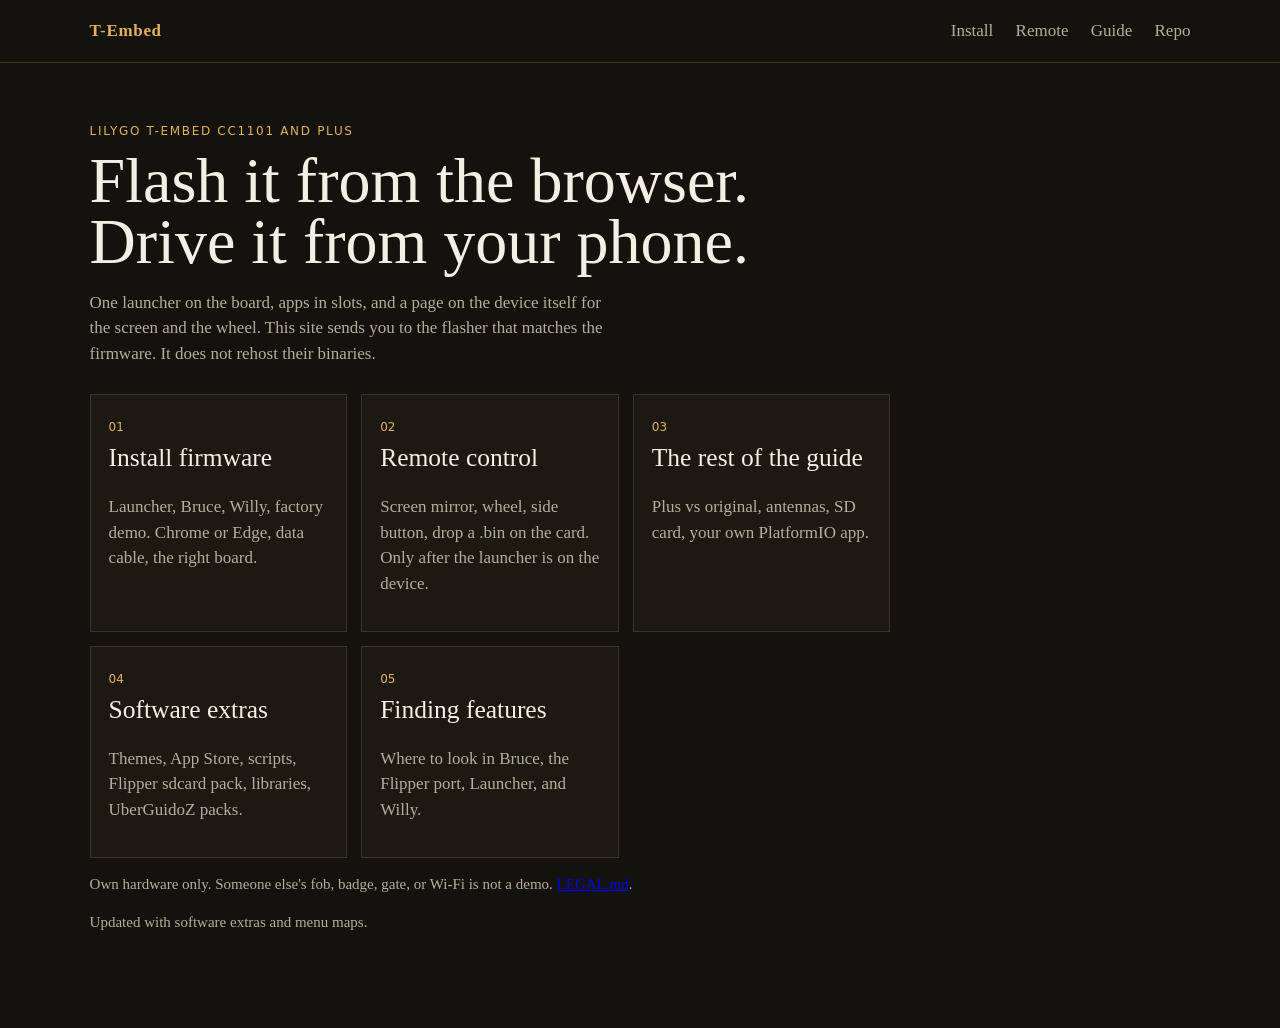
<file: docs/index.html>
<!DOCTYPE html>
<html lang="en">
<head>
<meta charset="utf-8">
<meta name="viewport" content="width=device-width, initial-scale=1">
<title>T-Embed CC1101 — install and remote</title>
<link rel="stylesheet" href="assets/site.css">
</head>
<body>
<header class="bar">
<a class="mark" href="index.html">T-Embed</a>
<nav>
<a href="install.html">Install</a>
<a href="remote.html">Remote</a>
<a href="13-need-to-know.md">Guide</a>
<a href="https://github.com/iinze0/t-embed-cc1101-guide">Repo</a>
</nav>
</header>
<main>
<p class="kicker">LilyGO T-Embed CC1101 and Plus</p>
<h1>Flash it from the browser. Drive it from your phone.</h1>
<p class="lead">One launcher on the board, apps in slots, and a page on the device itself for the screen and the wheel. This site sends you to the flasher that matches the firmware. It does not rehost their binaries.</p>
<div class="grid">
<a class="card" href="install.html">
<span>01</span>
<h2>Install firmware</h2>
<p>Launcher, Bruce, Willy, factory demo. Chrome or Edge, data cable, the right board.</p>
</a>
<a class="card" href="remote.html">
<span>02</span>
<h2>Remote control</h2>
<p>Screen mirror, wheel, side button, drop a .bin on the card. Only after the launcher is on the device.</p>
</a>
<a class="card" href="13-need-to-know.md">
<span>03</span>
<h2>The rest of the guide</h2>
<p>Plus vs original, antennas, SD card, your own PlatformIO app.</p>
</a>
<a class="card" href="14-software-extras.html">
<span>04</span>
<h2>Software extras</h2>
<p>Themes, App Store, scripts, Flipper sdcard pack, libraries, UberGuidoZ packs.</p>
</a>
<a class="card" href="15-finding-features.html">
<span>05</span>
<h2>Finding features</h2>
<p>Where to look in Bruce, the Flipper port, Launcher, and Willy.</p>
</a>
</div>
<p class="note">Own hardware only. Someone else's fob, badge, gate, or Wi-Fi is not a demo. <a href="../LEGAL.md">LEGAL.md</a>.</p>
<p class="note">Updated with software extras and menu maps.</p>
</main>
</body>
</html>
</file>
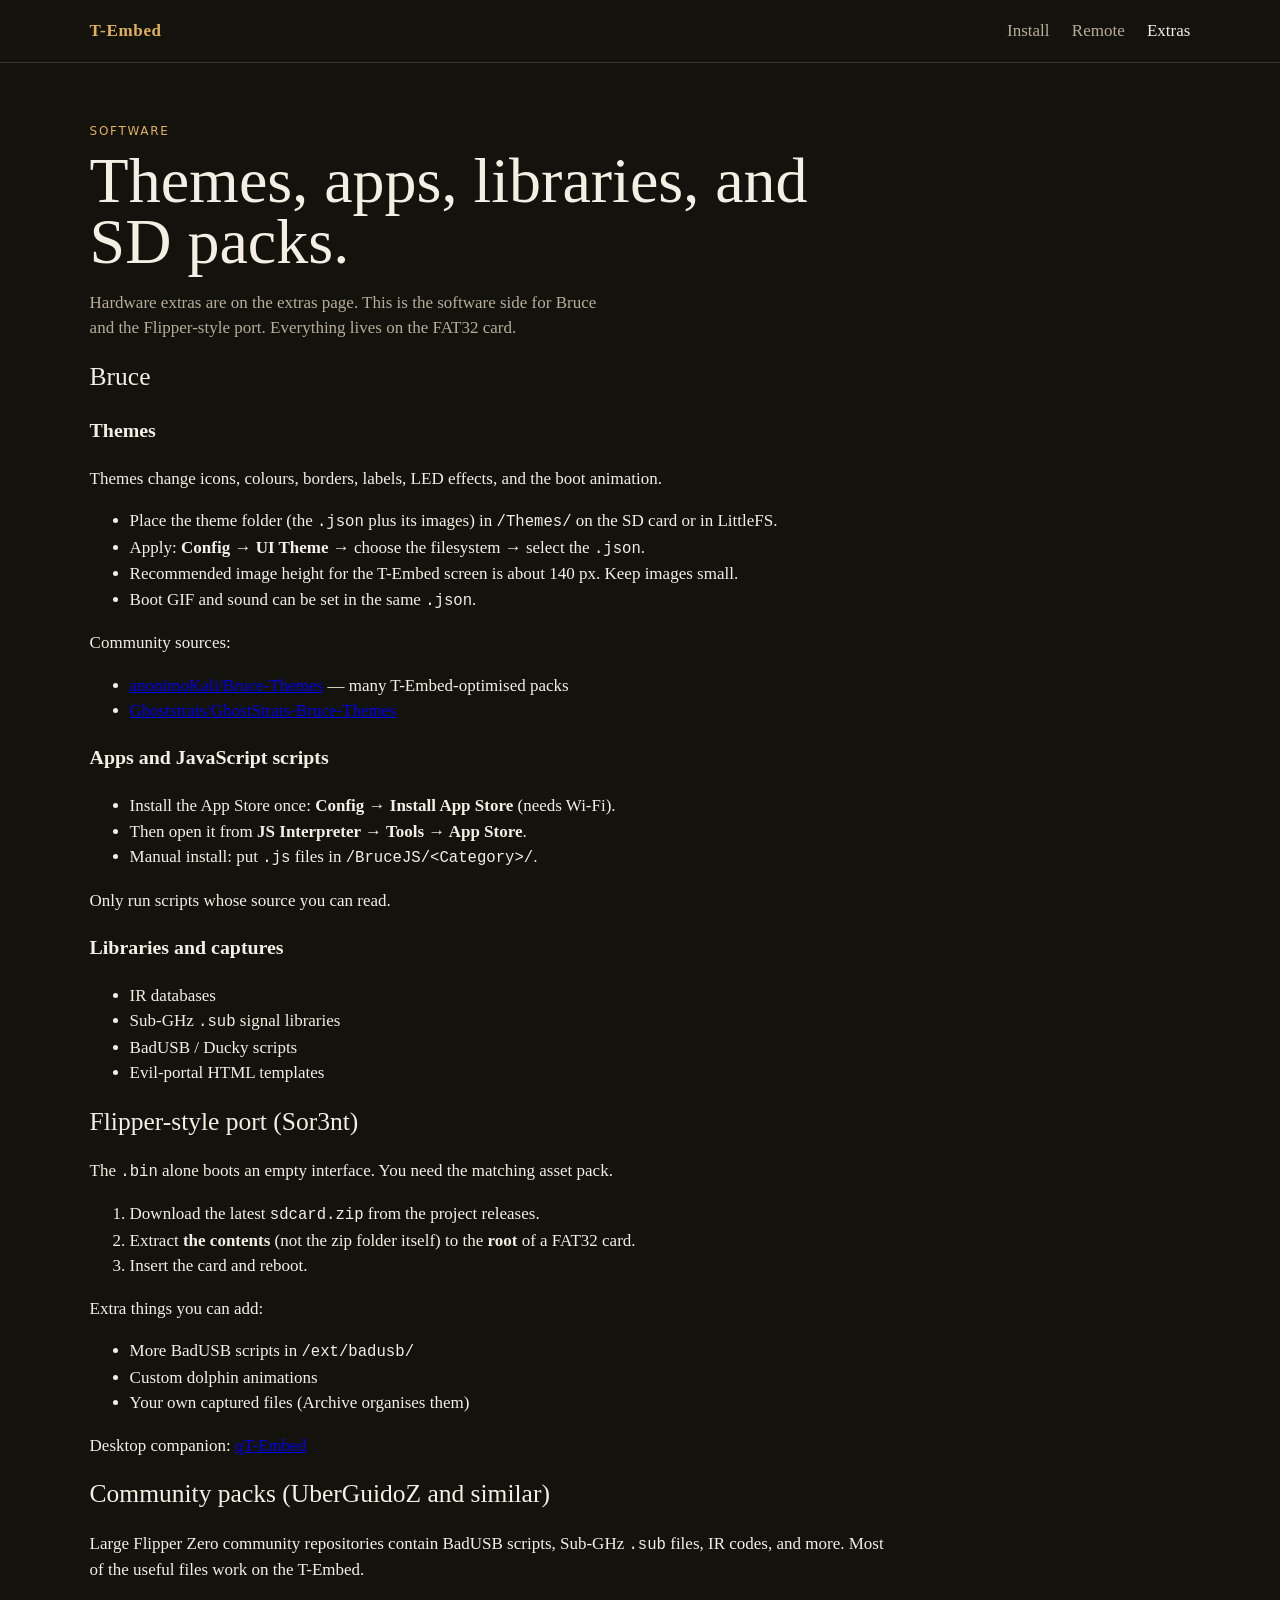
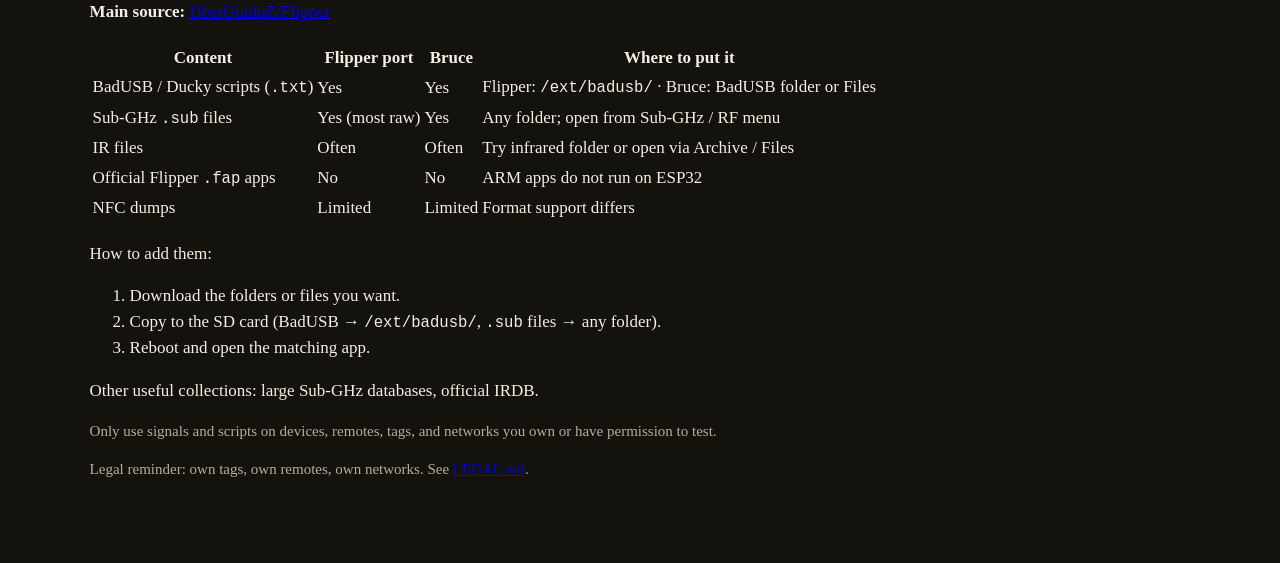
<file: docs/14-software-extras.html>
<!DOCTYPE html>
<html lang="en">
<head>
<meta charset="utf-8">
<meta name="viewport" content="width=device-width, initial-scale=1">
<title>Software extras — T-Embed</title>
<link rel="stylesheet" href="assets/site.css">
</head>
<body>
<header class="bar">
<a class="mark" href="index.html">T-Embed</a>
<nav>
<a href="install.html">Install</a>
<a href="remote.html">Remote</a>
<a href="14-software-extras.html" aria-current="page">Extras</a>
</nav>
</header>
<main>
<p class="kicker">Software</p>
<h1>Themes, apps, libraries, and SD packs.</h1>
<p class="lead">Hardware extras are on the extras page. This is the software side for Bruce and the Flipper-style port. Everything lives on the FAT32 card.</p>

<h2>Bruce</h2>
<h3>Themes</h3>
<p>Themes change icons, colours, borders, labels, LED effects, and the boot animation.</p>
<ul>
<li>Place the theme folder (the <code>.json</code> plus its images) in <code>/Themes/</code> on the SD card or in LittleFS.</li>
<li>Apply: <strong>Config → UI Theme</strong> → choose the filesystem → select the <code>.json</code>.</li>
<li>Recommended image height for the T-Embed screen is about 140 px. Keep images small.</li>
<li>Boot GIF and sound can be set in the same <code>.json</code>.</li>
</ul>
<p>Community sources:</p>
<ul>
<li><a href="https://github.com/anonimoKali/Bruce-Themes">anonimoKali/Bruce-Themes</a> — many T-Embed-optimised packs</li>
<li><a href="https://github.com/Ghoststrats/GhostStrats-Bruce-Themes">Ghoststrats/GhostStrats-Bruce-Themes</a></li>
</ul>

<h3>Apps and JavaScript scripts</h3>
<ul>
<li>Install the App Store once: <strong>Config → Install App Store</strong> (needs Wi-Fi).</li>
<li>Then open it from <strong>JS Interpreter → Tools → App Store</strong>.</li>
<li>Manual install: put <code>.js</code> files in <code>/BruceJS/&lt;Category&gt;/</code>.</li>
</ul>
<p>Only run scripts whose source you can read.</p>

<h3>Libraries and captures</h3>
<ul>
<li>IR databases</li>
<li>Sub-GHz <code>.sub</code> signal libraries</li>
<li>BadUSB / Ducky scripts</li>
<li>Evil-portal HTML templates</li>
</ul>

<h2>Flipper-style port (Sor3nt)</h2>
<p>The <code>.bin</code> alone boots an empty interface. You need the matching asset pack.</p>
<ol>
<li>Download the latest <code>sdcard.zip</code> from the project releases.</li>
<li>Extract <strong>the contents</strong> (not the zip folder itself) to the <strong>root</strong> of a FAT32 card.</li>
<li>Insert the card and reboot.</li>
</ol>
<p>Extra things you can add:</p>
<ul>
<li>More BadUSB scripts in <code>/ext/badusb/</code></li>
<li>Custom dolphin animations</li>
<li>Your own captured files (Archive organises them)</li>
</ul>
<p>Desktop companion: <a href="https://github.com/Sor3nt/qT-Embed">qT-Embed</a></p>

<h2>Community packs (UberGuidoZ and similar)</h2>
<p>Large Flipper Zero community repositories contain BadUSB scripts, Sub-GHz <code>.sub</code> files, IR codes, and more. Most of the useful files work on the T-Embed.</p>
<p><strong>Main source:</strong> <a href="https://github.com/UberGuidoZ/Flipper">UberGuidoZ/Flipper</a></p>

<table>
<thead><tr><th>Content</th><th>Flipper port</th><th>Bruce</th><th>Where to put it</th></tr></thead>
<tbody>
<tr><td>BadUSB / Ducky scripts (<code>.txt</code>)</td><td>Yes</td><td>Yes</td><td>Flipper: <code>/ext/badusb/</code> · Bruce: BadUSB folder or Files</td></tr>
<tr><td>Sub-GHz <code>.sub</code> files</td><td>Yes (most raw)</td><td>Yes</td><td>Any folder; open from Sub-GHz / RF menu</td></tr>
<tr><td>IR files</td><td>Often</td><td>Often</td><td>Try infrared folder or open via Archive / Files</td></tr>
<tr><td>Official Flipper <code>.fap</code> apps</td><td>No</td><td>No</td><td>ARM apps do not run on ESP32</td></tr>
<tr><td>NFC dumps</td><td>Limited</td><td>Limited</td><td>Format support differs</td></tr>
</tbody>
</table>

<p>How to add them:</p>
<ol>
<li>Download the folders or files you want.</li>
<li>Copy to the SD card (BadUSB → <code>/ext/badusb/</code>, <code>.sub</code> files → any folder).</li>
<li>Reboot and open the matching app.</li>
</ol>
<p>Other useful collections: large Sub-GHz databases, official IRDB.</p>
<p class="note">Only use signals and scripts on devices, remotes, tags, and networks you own or have permission to test.</p>

<p class="note">Legal reminder: own tags, own remotes, own networks. See <a href="../LEGAL.md">LEGAL.md</a>.</p>
</main>
</body>
</html>
</file>
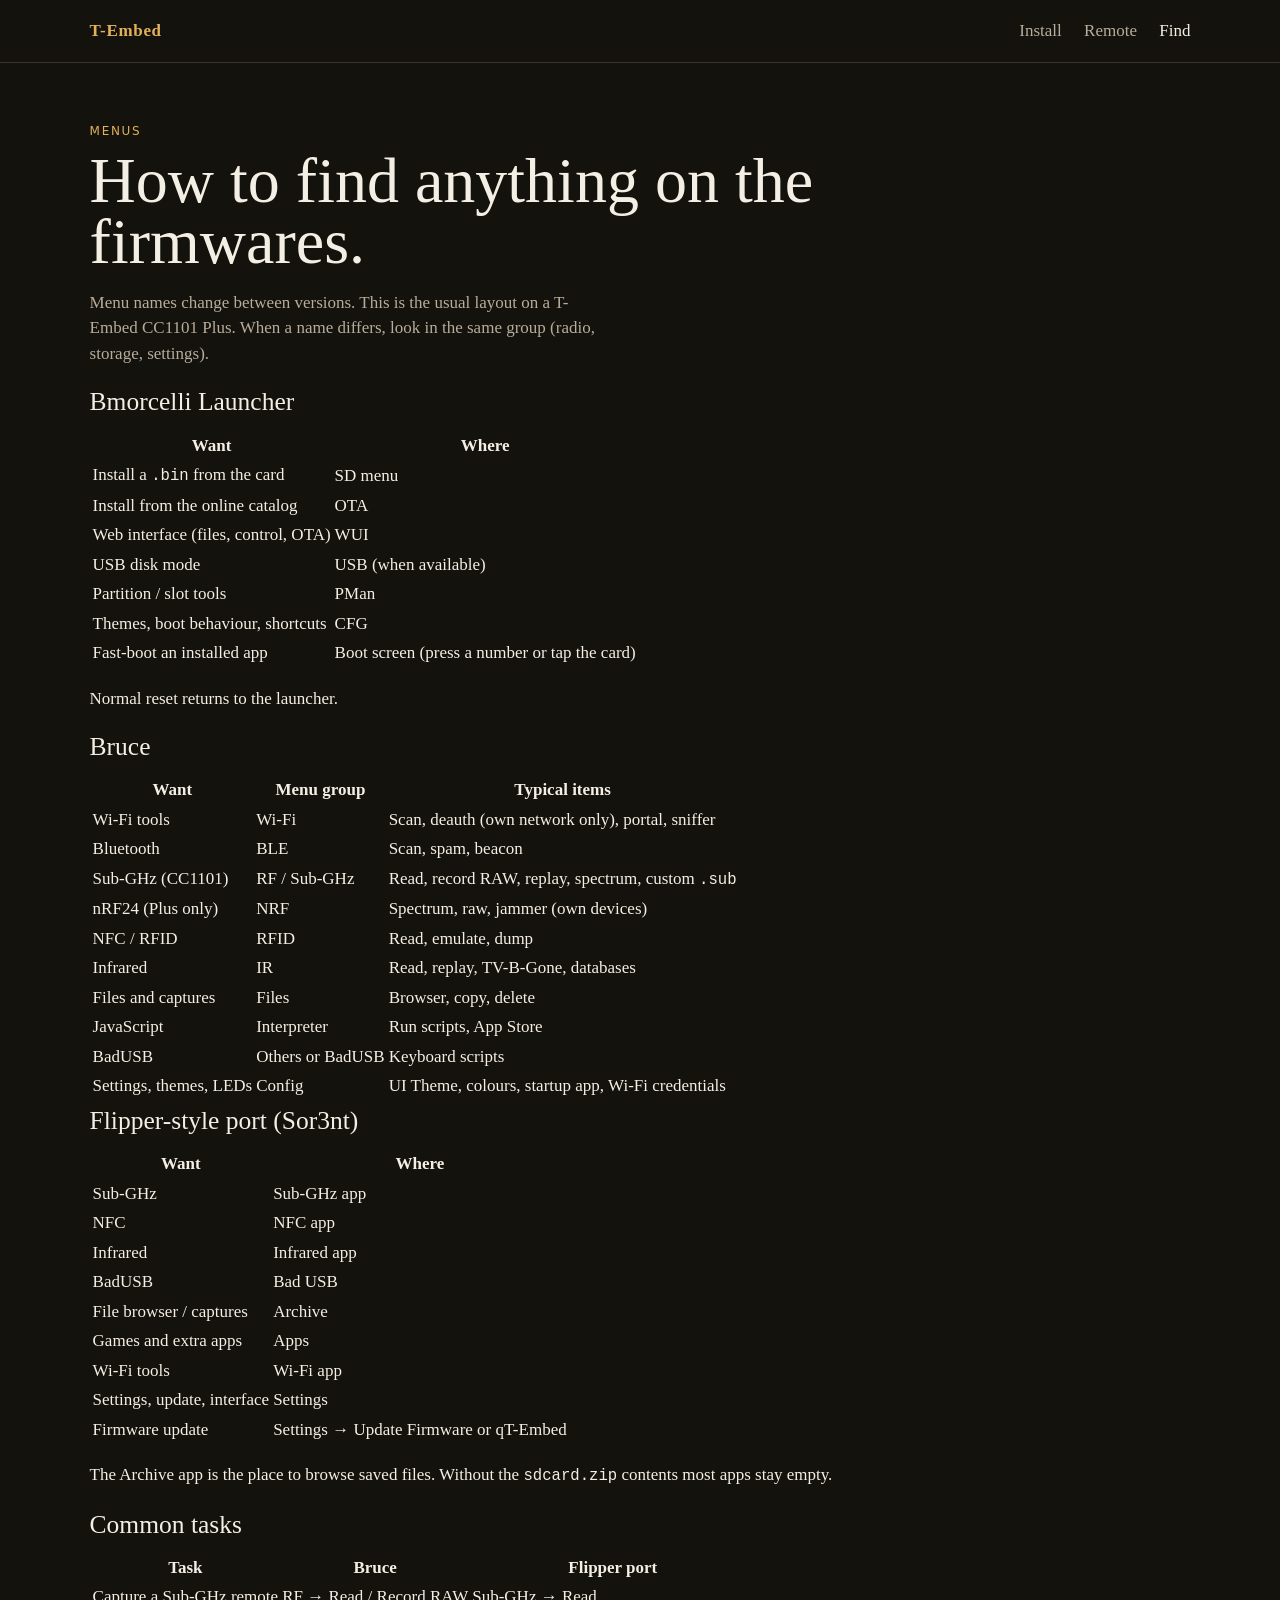
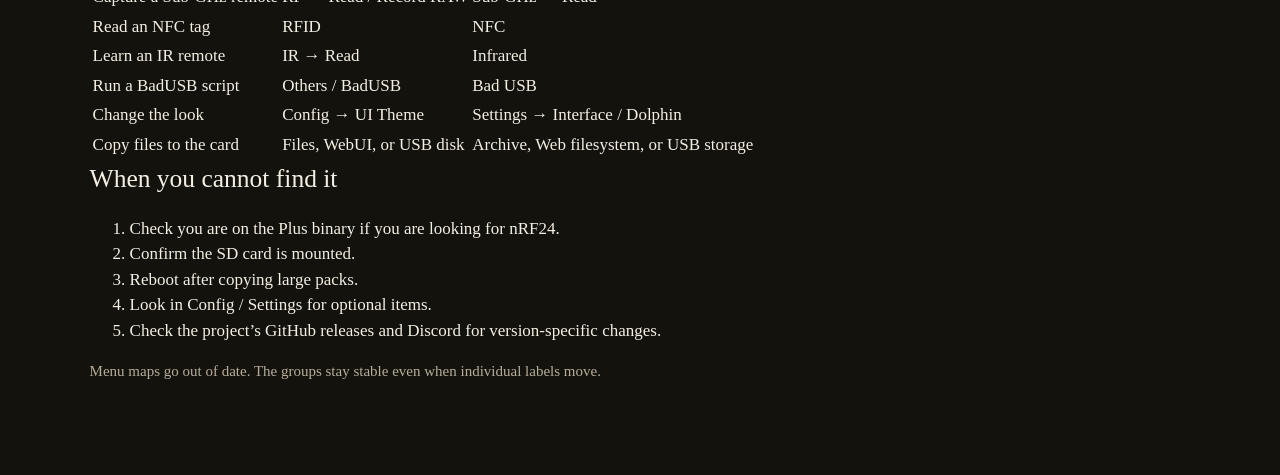
<file: docs/15-finding-features.html>
<!DOCTYPE html>
<html lang="en">
<head>
<meta charset="utf-8">
<meta name="viewport" content="width=device-width, initial-scale=1">
<title>Finding features — T-Embed</title>
<link rel="stylesheet" href="assets/site.css">
</head>
<body>
<header class="bar">
<a class="mark" href="index.html">T-Embed</a>
<nav>
<a href="install.html">Install</a>
<a href="remote.html">Remote</a>
<a href="15-finding-features.html" aria-current="page">Find</a>
</nav>
</header>
<main>
<p class="kicker">Menus</p>
<h1>How to find anything on the firmwares.</h1>
<p class="lead">Menu names change between versions. This is the usual layout on a T-Embed CC1101 Plus. When a name differs, look in the same group (radio, storage, settings).</p>

<h2>Bmorcelli Launcher</h2>
<table>
<thead><tr><th>Want</th><th>Where</th></tr></thead>
<tbody>
<tr><td>Install a <code>.bin</code> from the card</td><td>SD menu</td></tr>
<tr><td>Install from the online catalog</td><td>OTA</td></tr>
<tr><td>Web interface (files, control, OTA)</td><td>WUI</td></tr>
<tr><td>USB disk mode</td><td>USB (when available)</td></tr>
<tr><td>Partition / slot tools</td><td>PMan</td></tr>
<tr><td>Themes, boot behaviour, shortcuts</td><td>CFG</td></tr>
<tr><td>Fast-boot an installed app</td><td>Boot screen (press a number or tap the card)</td></tr>
</tbody>
</table>
<p>Normal reset returns to the launcher.</p>

<h2>Bruce</h2>
<table>
<thead><tr><th>Want</th><th>Menu group</th><th>Typical items</th></tr></thead>
<tbody>
<tr><td>Wi-Fi tools</td><td>Wi-Fi</td><td>Scan, deauth (own network only), portal, sniffer</td></tr>
<tr><td>Bluetooth</td><td>BLE</td><td>Scan, spam, beacon</td></tr>
<tr><td>Sub-GHz (CC1101)</td><td>RF / Sub-GHz</td><td>Read, record RAW, replay, spectrum, custom <code>.sub</code></td></tr>
<tr><td>nRF24 (Plus only)</td><td>NRF</td><td>Spectrum, raw, jammer (own devices)</td></tr>
<tr><td>NFC / RFID</td><td>RFID</td><td>Read, emulate, dump</td></tr>
<tr><td>Infrared</td><td>IR</td><td>Read, replay, TV-B-Gone, databases</td></tr>
<tr><td>Files and captures</td><td>Files</td><td>Browser, copy, delete</td></tr>
<tr><td>JavaScript</td><td>Interpreter</td><td>Run scripts, App Store</td></tr>
<tr><td>BadUSB</td><td>Others or BadUSB</td><td>Keyboard scripts</td></tr>
<tr><td>Settings, themes, LEDs</td><td>Config</td><td>UI Theme, colours, startup app, Wi-Fi credentials</td></tr>
</tbody>
</table>

<h2>Flipper-style port (Sor3nt)</h2>
<table>
<thead><tr><th>Want</th><th>Where</th></tr></thead>
<tbody>
<tr><td>Sub-GHz</td><td>Sub-GHz app</td></tr>
<tr><td>NFC</td><td>NFC app</td></tr>
<tr><td>Infrared</td><td>Infrared app</td></tr>
<tr><td>BadUSB</td><td>Bad USB</td></tr>
<tr><td>File browser / captures</td><td>Archive</td></tr>
<tr><td>Games and extra apps</td><td>Apps</td></tr>
<tr><td>Wi-Fi tools</td><td>Wi-Fi app</td></tr>
<tr><td>Settings, update, interface</td><td>Settings</td></tr>
<tr><td>Firmware update</td><td>Settings → Update Firmware or qT-Embed</td></tr>
</tbody>
</table>
<p>The Archive app is the place to browse saved files. Without the <code>sdcard.zip</code> contents most apps stay empty.</p>

<h2>Common tasks</h2>
<table>
<thead><tr><th>Task</th><th>Bruce</th><th>Flipper port</th></tr></thead>
<tbody>
<tr><td>Capture a Sub-GHz remote</td><td>RF → Read / Record RAW</td><td>Sub-GHz → Read</td></tr>
<tr><td>Read an NFC tag</td><td>RFID</td><td>NFC</td></tr>
<tr><td>Learn an IR remote</td><td>IR → Read</td><td>Infrared</td></tr>
<tr><td>Run a BadUSB script</td><td>Others / BadUSB</td><td>Bad USB</td></tr>
<tr><td>Change the look</td><td>Config → UI Theme</td><td>Settings → Interface / Dolphin</td></tr>
<tr><td>Copy files to the card</td><td>Files, WebUI, or USB disk</td><td>Archive, Web filesystem, or USB storage</td></tr>
</tbody>
</table>

<h2>When you cannot find it</h2>
<ol>
<li>Check you are on the Plus binary if you are looking for nRF24.</li>
<li>Confirm the SD card is mounted.</li>
<li>Reboot after copying large packs.</li>
<li>Look in Config / Settings for optional items.</li>
<li>Check the project’s GitHub releases and Discord for version-specific changes.</li>
</ol>
<p class="note">Menu maps go out of date. The groups stay stable even when individual labels move.</p>
</main>
</body>
</html>
</file>
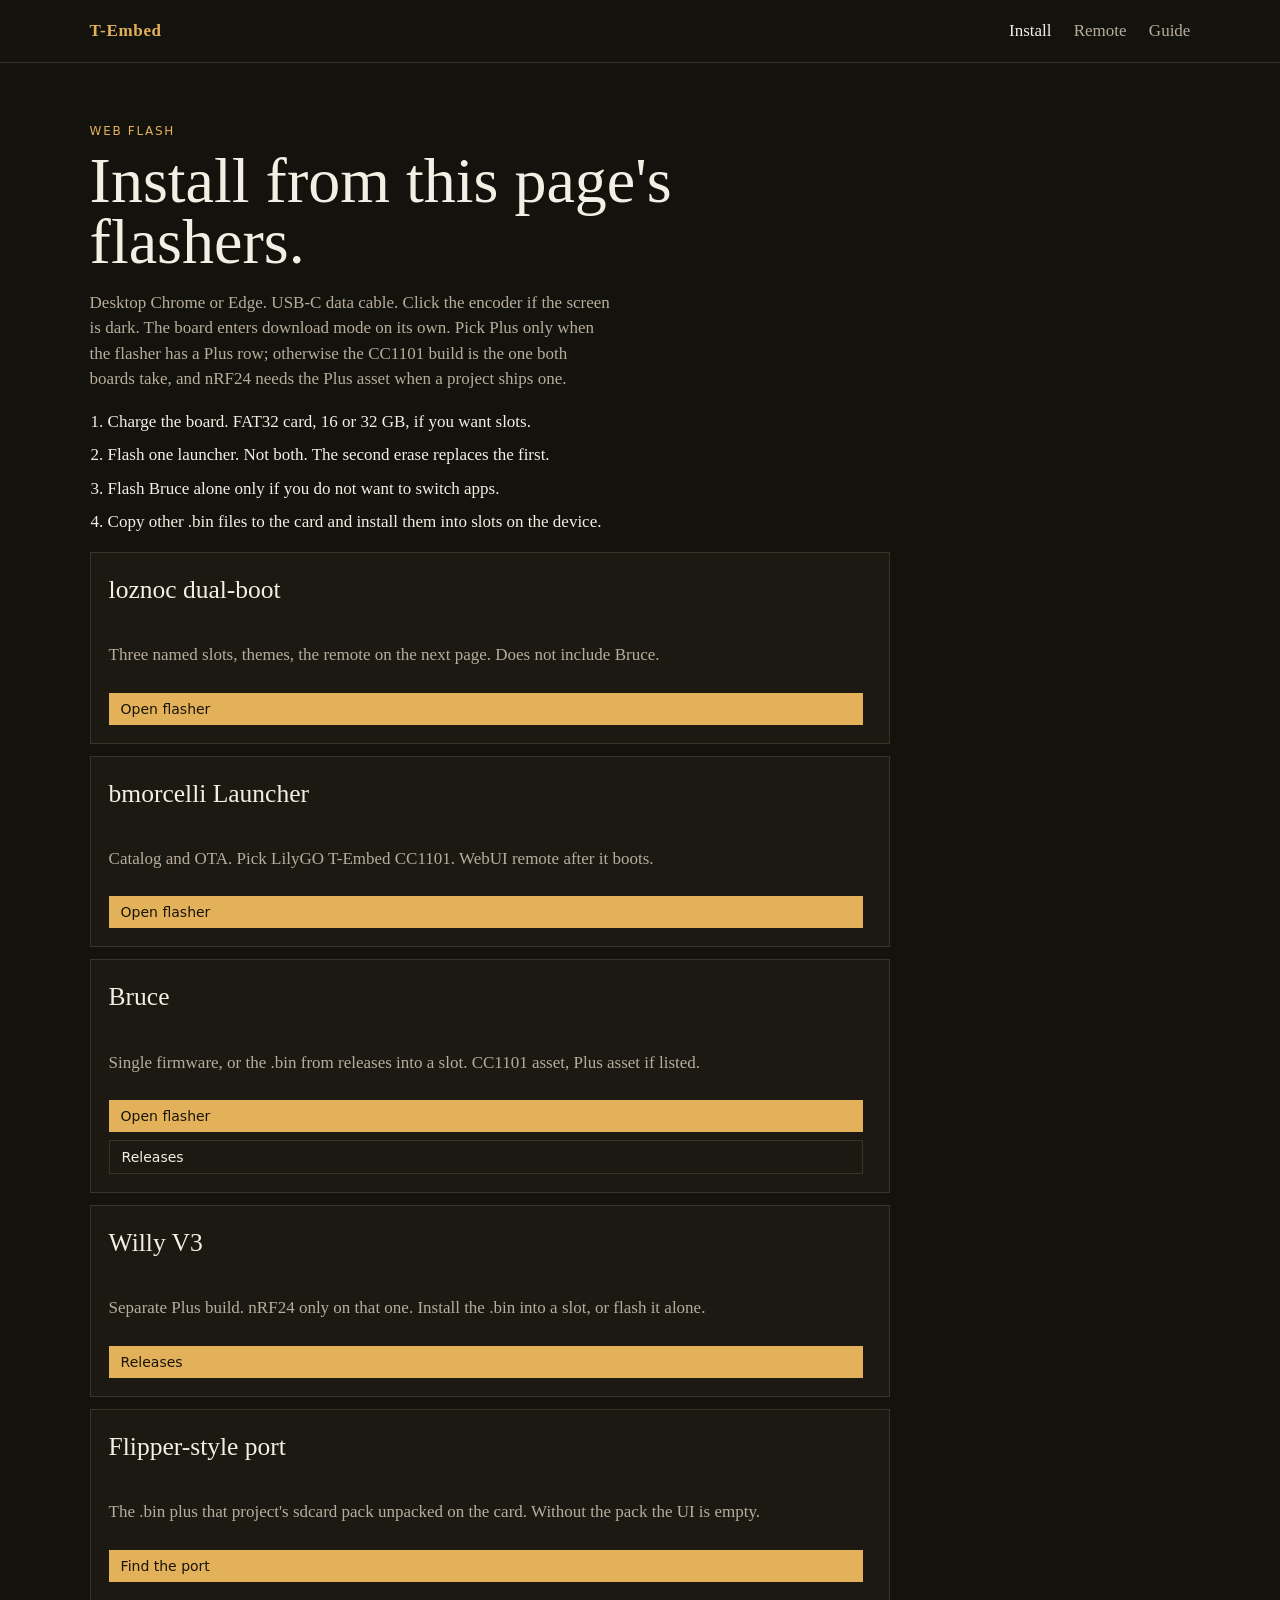
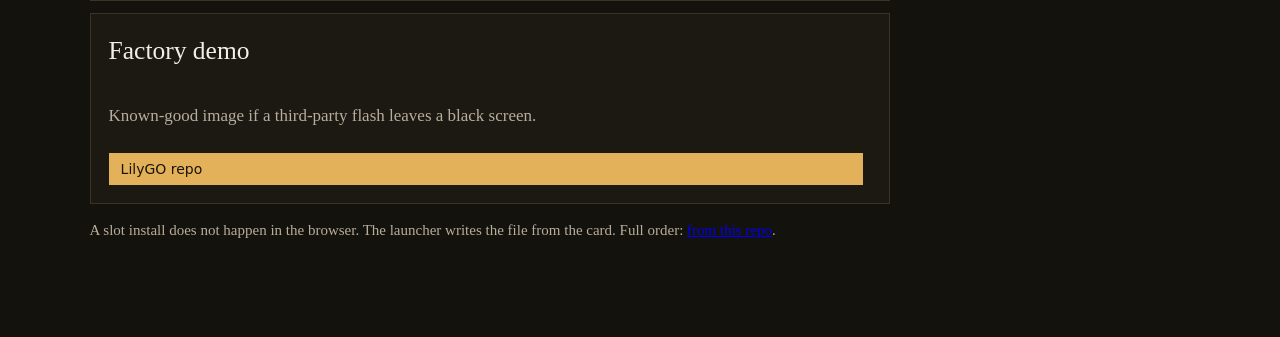
<file: docs/install.html>
<!DOCTYPE html>
<html lang="en">
<head>
<meta charset="utf-8">
<meta name="viewport" content="width=device-width, initial-scale=1">
<title>Install — T-Embed</title>
<link rel="stylesheet" href="assets/site.css">
</head>
<body>
<header class="bar">
<a class="mark" href="index.html">T-Embed</a>
<nav>
<a href="install.html" aria-current="page">Install</a>
<a href="remote.html">Remote</a>
<a href="13-need-to-know.md">Guide</a>
</nav>
</header>
<main>
<p class="kicker">Web flash</p>
<h1>Install from this page's flashers.</h1>
<p class="lead">Desktop Chrome or Edge. USB-C data cable. Click the encoder if the screen is dark. The board enters download mode on its own. Pick Plus only when the flasher has a Plus row; otherwise the CC1101 build is the one both boards take, and nRF24 needs the Plus asset when a project ships one.</p>
<ol class="steps">
<li>Charge the board. FAT32 card, 16 or 32 GB, if you want slots.</li>
<li>Flash one launcher. Not both. The second erase replaces the first.</li>
<li>Flash Bruce alone only if you do not want to switch apps.</li>
<li>Copy other .bin files to the card and install them into slots on the device.</li>
</ol>
<section class="list">
<article>
<h2>loznoc dual-boot</h2>
<p>Three named slots, themes, the remote on the next page. Does not include Bruce.</p>
<a class="go" href="https://loznoc.github.io/dualboot/">Open flasher</a>
</article>
<article>
<h2>bmorcelli Launcher</h2>
<p>Catalog and OTA. Pick LilyGO T-Embed CC1101. WebUI remote after it boots.</p>
<a class="go" href="https://bmorcelli.github.io/Launcher/">Open flasher</a>
</article>
<article>
<h2>Bruce</h2>
<p>Single firmware, or the .bin from releases into a slot. CC1101 asset, Plus asset if listed.</p>
<a class="go" href="https://bruce.computer/">Open flasher</a>
<a class="ghost" href="https://github.com/BruceDevices/firmware/releases">Releases</a>
</article>
<article>
<h2>Willy V3</h2>
<p>Separate Plus build. nRF24 only on that one. Install the .bin into a slot, or flash it alone.</p>
<a class="go" href="https://github.com/h-RAT/Willy_Firmware_V3_T-Embed_CC1101/releases">Releases</a>
</article>
<article>
<h2>Flipper-style port</h2>
<p>The .bin plus that project's sdcard pack unpacked on the card. Without the pack the UI is empty.</p>
<a class="go" href="https://github.com/search?q=sor3nt+esp32+flipper&type=repositories">Find the port</a>
</article>
<article>
<h2>Factory demo</h2>
<p>Known-good image if a third-party flash leaves a black screen.</p>
<a class="go" href="https://github.com/Xinyuan-LilyGO/T-Embed-CC1101">LilyGO repo</a>
</article>
</section>
<p class="note">A slot install does not happen in the browser. The launcher writes the file from the card. Full order: <a href="00-from-this-repo.md">from this repo</a>.</p>
</main>
</body>
</html>
</file>
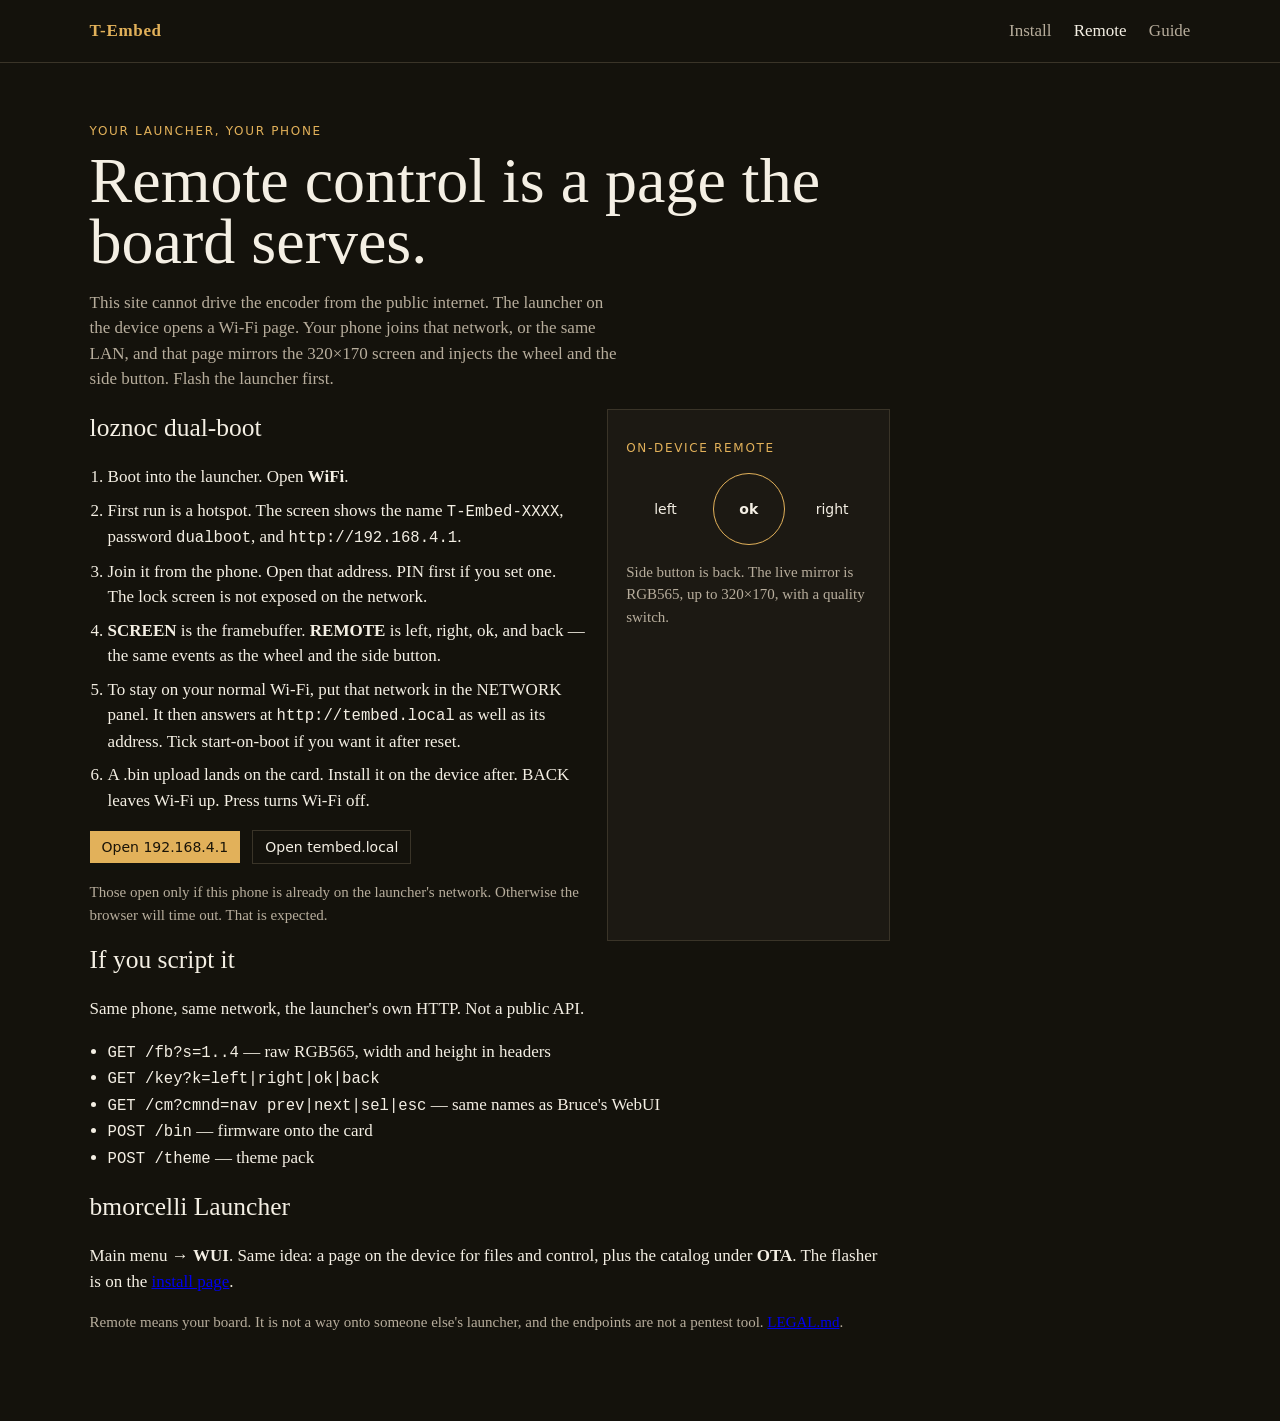
<file: docs/remote.html>
<!DOCTYPE html>
<html lang="en">
<head>
<meta charset="utf-8">
<meta name="viewport" content="width=device-width, initial-scale=1">
<title>Remote — T-Embed</title>
<link rel="stylesheet" href="assets/site.css">
</head>
<body>
<header class="bar">
<a class="mark" href="index.html">T-Embed</a>
<nav>
<a href="install.html">Install</a>
<a href="remote.html" aria-current="page">Remote</a>
<a href="13-need-to-know.md">Guide</a>
</nav>
</header>
<main>
<p class="kicker">Your launcher, your phone</p>
<h1>Remote control is a page the board serves.</h1>
<p class="lead">This site cannot drive the encoder from the public internet. The launcher on the device opens a Wi-Fi page. Your phone joins that network, or the same LAN, and that page mirrors the 320×170 screen and injects the wheel and the side button. Flash the launcher first.</p>
<section class="split">
<div>
<h2>loznoc dual-boot</h2>
<ol class="steps">
<li>Boot into the launcher. Open <strong>WiFi</strong>.</li>
<li>First run is a hotspot. The screen shows the name <code>T-Embed-XXXX</code>, password <code>dualboot</code>, and <code>http://192.168.4.1</code>.</li>
<li>Join it from the phone. Open that address. PIN first if you set one. The lock screen is not exposed on the network.</li>
<li><strong>SCREEN</strong> is the framebuffer. <strong>REMOTE</strong> is left, right, ok, and back — the same events as the wheel and the side button.</li>
<li>To stay on your normal Wi-Fi, put that network in the NETWORK panel. It then answers at <code>http://tembed.local</code> as well as its address. Tick start-on-boot if you want it after reset.</li>
<li>A .bin upload lands on the card. Install it on the device after. BACK leaves Wi-Fi up. Press turns Wi-Fi off.</li>
</ol>
<p><a class="go" href="http://192.168.4.1">Open 192.168.4.1</a> <a class="ghost" href="http://tembed.local">Open tembed.local</a></p>
<p class="fine">Those open only if this phone is already on the launcher's network. Otherwise the browser will time out. That is expected.</p>
</div>
<div class="pad">
<p class="kicker">On-device remote</p>
<div class="wheel">
<span>left</span>
<strong>ok</strong>
<span>right</span>
</div>
<p class="fine">Side button is back. The live mirror is RGB565, up to 320×170, with a quality switch.</p>
</div>
</section>
<h2>If you script it</h2>
<p>Same phone, same network, the launcher's own HTTP. Not a public API.</p>
<ul class="endpoints">
<li><code>GET /fb?s=1..4</code> — raw RGB565, width and height in headers</li>
<li><code>GET /key?k=left|right|ok|back</code></li>
<li><code>GET /cm?cmnd=nav prev|next|sel|esc</code> — same names as Bruce's WebUI</li>
<li><code>POST /bin</code> — firmware onto the card</li>
<li><code>POST /theme</code> — theme pack</li>
</ul>
<h2>bmorcelli Launcher</h2>
<p>Main menu → <strong>WUI</strong>. Same idea: a page on the device for files and control, plus the catalog under <strong>OTA</strong>. The flasher is on the <a href="install.html">install page</a>.</p>
<p class="note">Remote means your board. It is not a way onto someone else's launcher, and the endpoints are not a pentest tool. <a href="../LEGAL.md">LEGAL.md</a>.</p>
</main>
</body>
</html>
</file>
<file: docs/assets/site.css>
:root {
  --bg: #14120c;
  --ink: #f4efe4;
  --muted: #b7ad9c;
  --line: #3a3428;
  --accent: #e2b15a;
  --card: #1c1913;
}
* { box-sizing: border-box; }
body {
  margin: 0;
  background: var(--bg);
  color: var(--ink);
  font: 17px/1.5 Georgia, "Iowan Old Style", serif;
}
.bar {
  display: flex;
  justify-content: space-between;
  align-items: center;
  padding: 18px 7vw;
  border-bottom: 1px solid var(--line);
}
.mark { color: var(--accent); font-weight: 700; letter-spacing: 0.04em; text-decoration: none; }
nav a { color: var(--muted); margin-left: 18px; text-decoration: none; }
nav a[aria-current="page"] { color: var(--ink); }
main { padding: 48px 7vw 80px; max-width: 980px; }
h1 { font-size: clamp(36px, 6vw, 64px); line-height: 0.95; font-weight: 500; margin: 0 0 16px; }
h2 { font-weight: 500; margin: 0 0 8px; }
.kicker { color: var(--accent); letter-spacing: 0.14em; text-transform: uppercase; font: 12px/1.4 ui-sans-serif, system-ui, sans-serif; }
.lead { color: var(--muted); max-width: 62ch; }
.grid { display: grid; grid-template-columns: repeat(auto-fit, minmax(220px, 1fr)); gap: 14px; margin-top: 28px; }
.card, .list article {
  display: block;
  background: var(--card);
  border: 1px solid var(--line);
  padding: 18px;
  text-decoration: none;
  color: inherit;
}
.card span { color: var(--accent); font: 12px ui-sans-serif, system-ui, sans-serif; }
.card p, .list p { color: var(--muted); }
.list { display: grid; gap: 12px; }
.list article { display: grid; gap: 8px; }
.go, .ghost {
  display: inline-block;
  margin-right: 8px;
  padding: 8px 12px;
  text-decoration: none;
  font: 14px ui-sans-serif, system-ui, sans-serif;
}
.go { background: var(--accent); color: #1a1408; }
.ghost { border: 1px solid var(--line); color: var(--ink); }
.steps { padding-left: 18px; }
.steps li { margin: 8px 0; }
.note, .fine { color: var(--muted); font-size: 15px; }
code { font-family: ui-monospace, monospace; font-size: 0.92em; }
.split { display: grid; grid-template-columns: 1.4fr 0.8fr; gap: 22px; }
.pad { border: 1px solid var(--line); padding: 18px; background: var(--card); }
.wheel {
  display: grid;
  grid-template-columns: 1fr auto 1fr;
  align-items: center;
  gap: 8px;
  margin: 16px 0;
  text-align: center;
  font: 14px ui-sans-serif, system-ui, sans-serif;
}
.wheel strong {
  width: 72px;
  height: 72px;
  border-radius: 50%;
  border: 1px solid var(--accent);
  display: grid;
  place-items: center;
}
.endpoints { padding-left: 18px; }
@media (max-width: 720px) {
  .split { grid-template-columns: 1fr; }
  .bar { padding: 14px 20px; }
  main { padding: 32px 20px 64px; }
}
</file>
